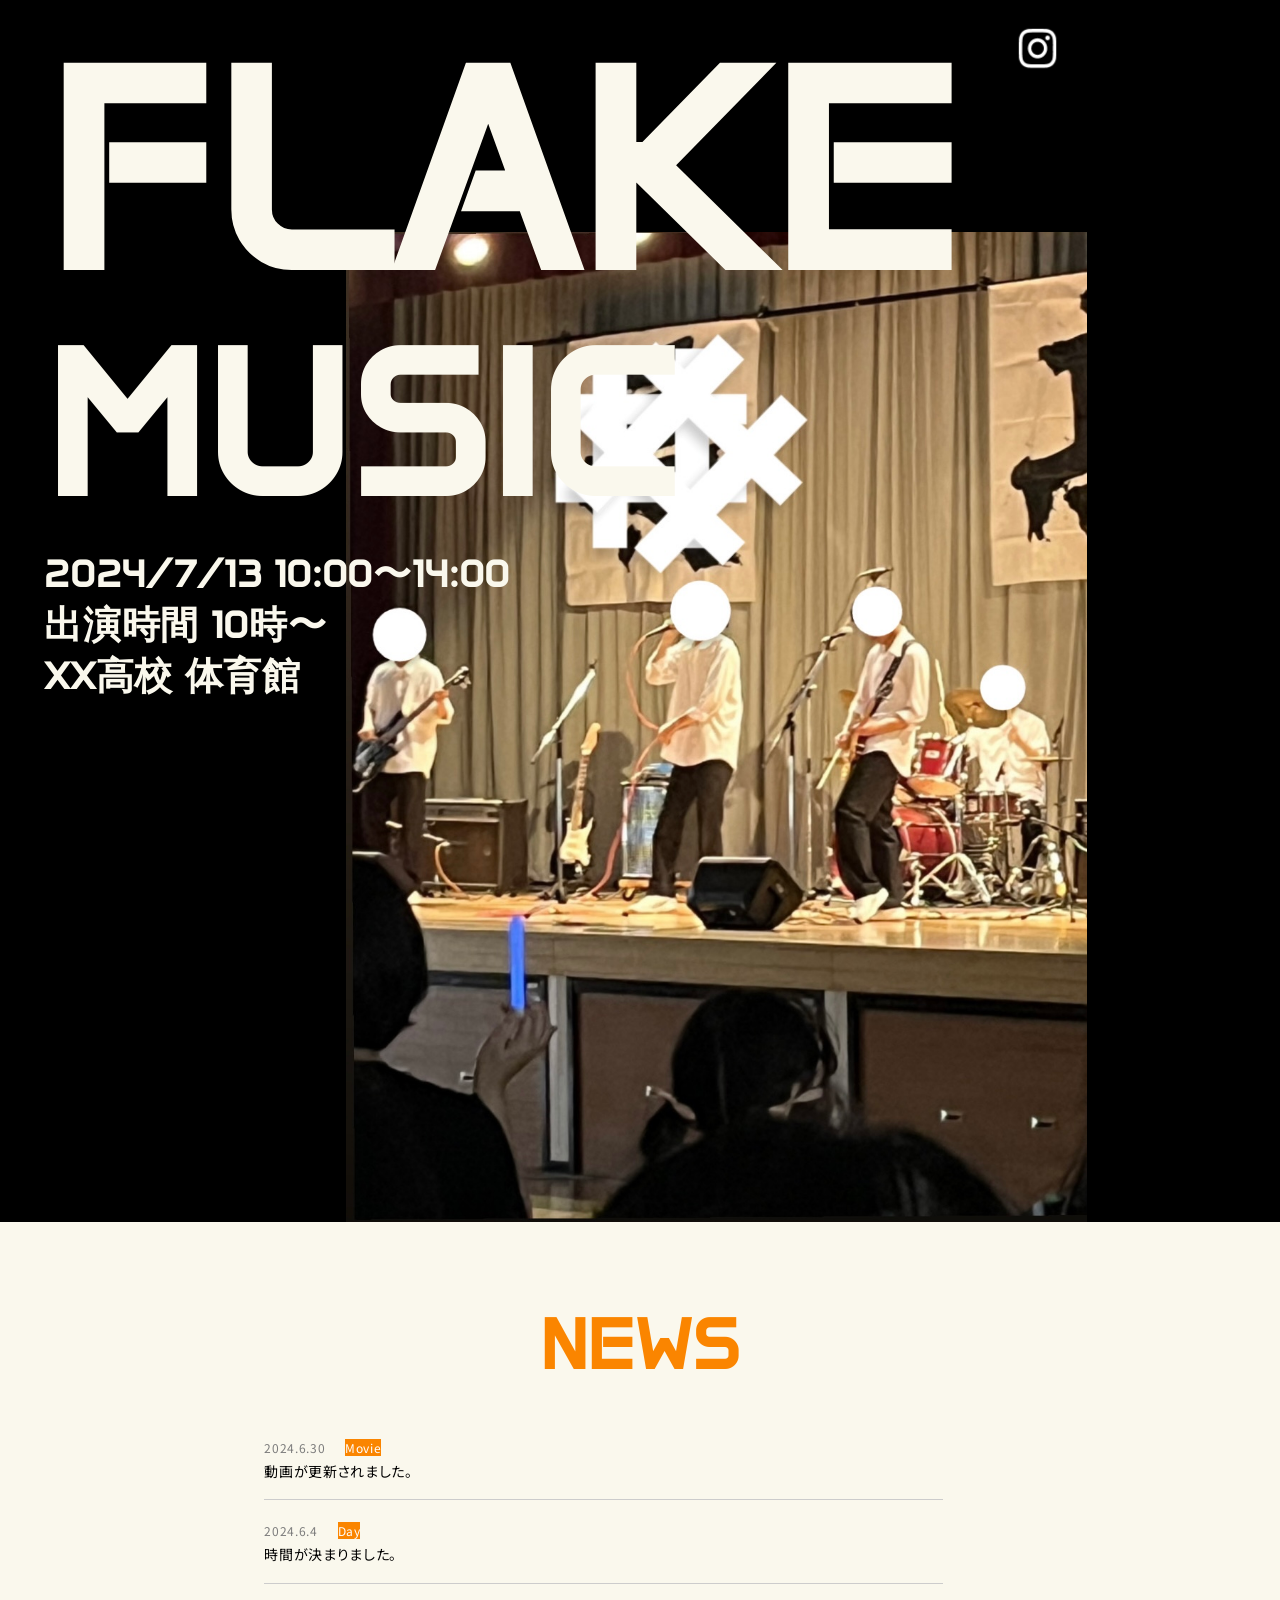
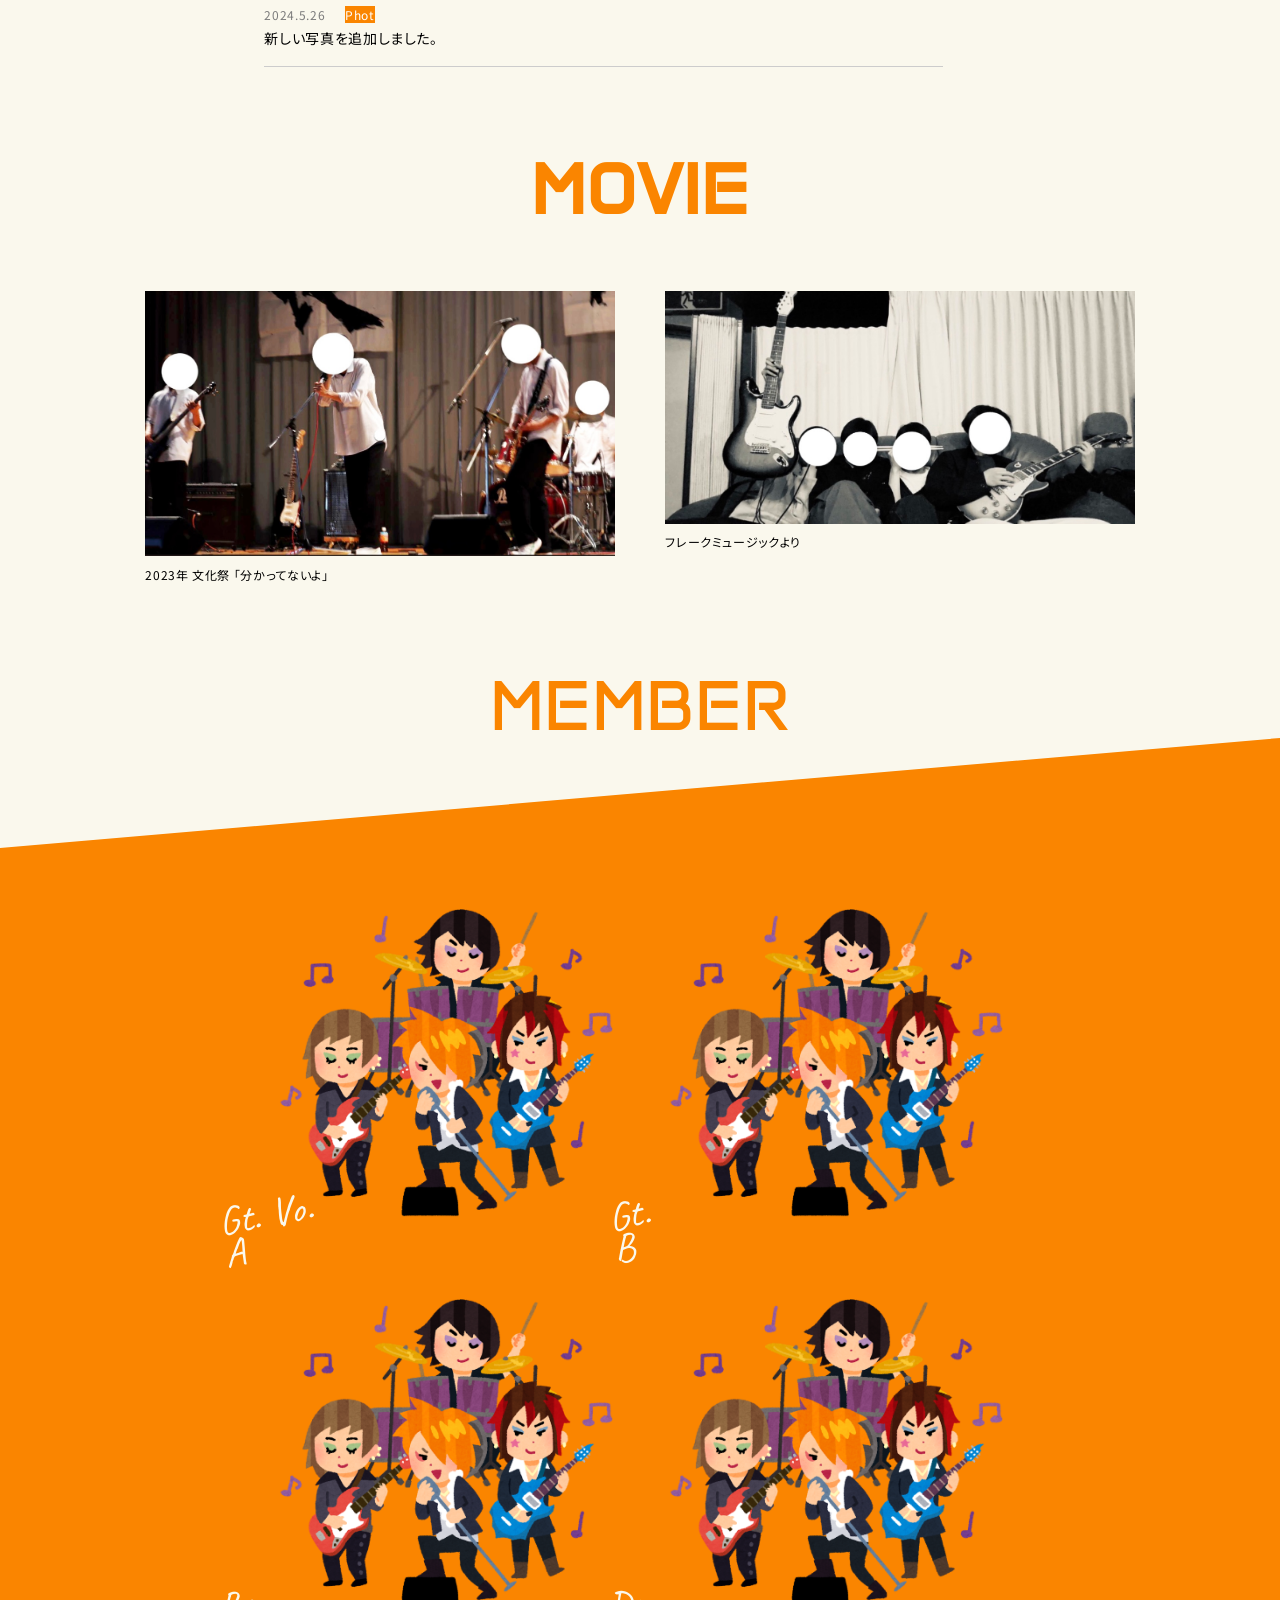
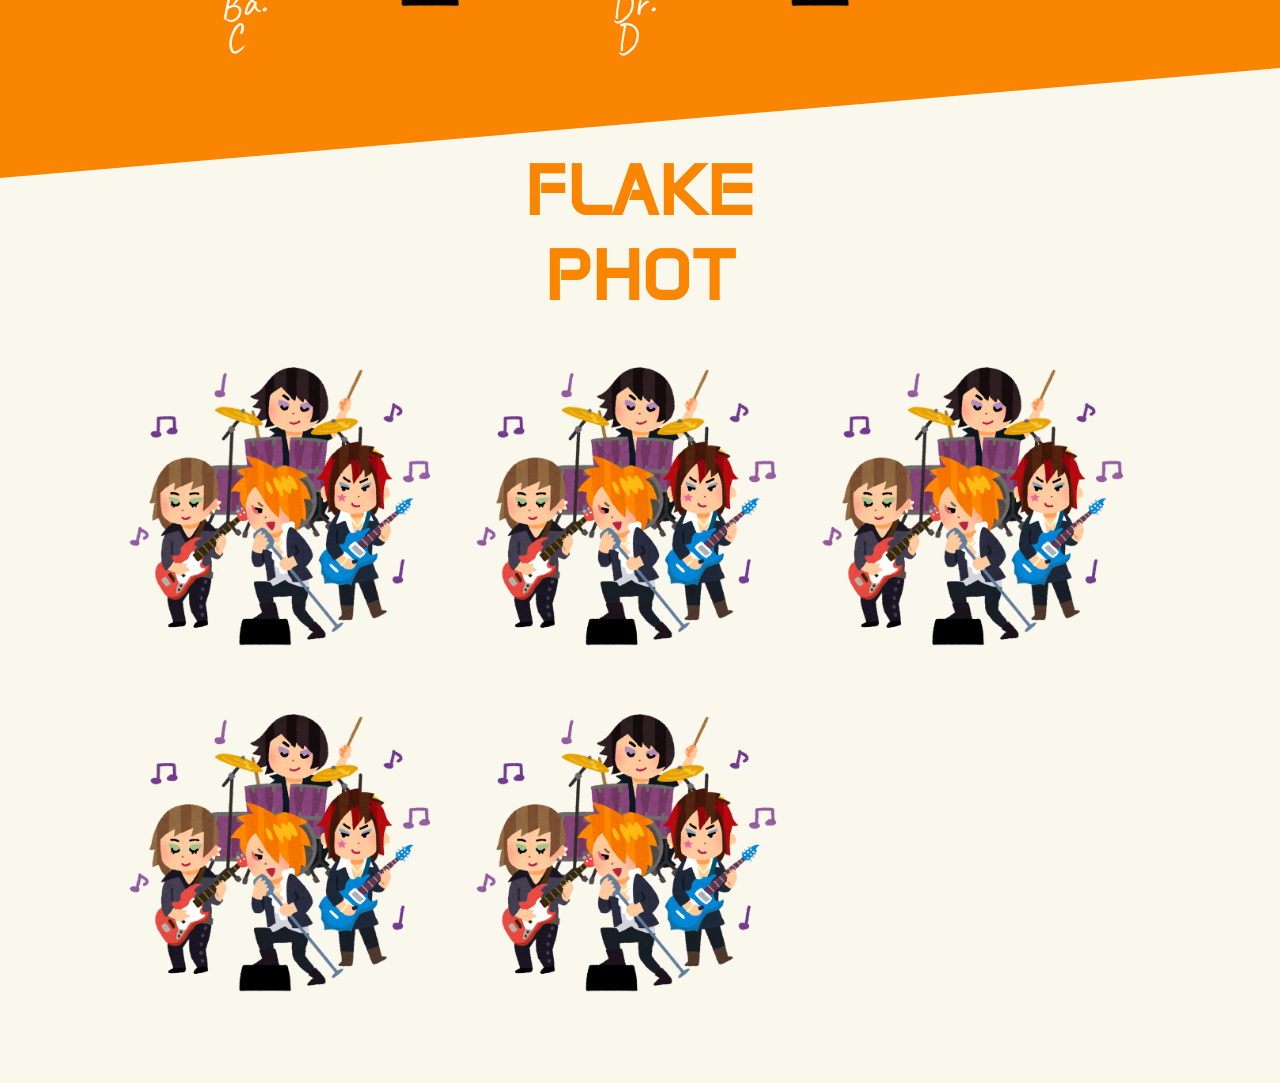
<file: index.html>
<!DOCTYPE html>
<html lang="ja">
<head>
    <meta charset="UTF-8">
    <meta http-equiv="X-UA-Compatible" content="IE=edge">
    <meta name="viewport" content="width=device-width, initial-scale=1.0">
    <title>FLAKE MUSIC</title>
    <link rel="preconnect" href="https://fonts.googleapis.com">
    <link rel="preconnect" href="https://fonts.gstatic.com">
    <link href="https://fonts.googleapis.com/css2?family=Anta&family=Caveat:wght@400..700&family=Noto+Sans+JP:wght@100..900&display=swap" rel="stylesheet">
    <link rel="stylesheet" href="./assets/css/style.css">
    <link rel="stylesheet" href="./assets/css/modal-video.min.css">
    <link rel="icon" type="image/svg+xml" href="./assets/images/favicon.svg">
</head>
<body>
    <div class="kv">
        <h1>
            <a href="" target="_blank">
                <img class="kv_insta"  src="./assets/images/sns_instagram_wt.png">
            </a>
            <picture>
                <source class="kv_sp" srcset="./assets/images/img_kv_sp.jpg" alt="FLAKE MUSIC" media="(max-width:769px)">
                <img class="kv_pc" src="./assets/images/28FDAE81-DA2B-4EC8-BF01-D144961EFC1F.jpg" alt="FLAKE MUSIC">
            </picture>
            <div class="kv_logo" id="TOP">
                <a href="" target="_blank">
                    <img class="kv_logo_insta"  src="./assets/images/sns_instagram_wt.png">
                </a>
                <p class="kv_logo_1">FLAKE</p>
                <p class="kv_logo_2">MUSIC</p>
                <p class="kv_logo_3">2024/7/13  10:00〜14:00<br>
                出演時間 10時〜<br>
                XX高校 体育館</p>
            </div>
        </h1>
    </div>

    <section class="section">
        <div class="container">
            <h2>
                <p id="NEWS" class="head_name">
                    NEWS
                </p>
            </h2>
            <div class="title">
                <div class="box-flex">
                    <p class="title_day">2024.6.30</p>
                    <p class="title_label">Movie</p>
                </div>
                <p class="title_text"><a class="js-smscroll" href="#MOVIE">動画が更新されました。</a></p>
            </div>
            <div class="title">
                <div class="box-flex">
                    <p class="title_day">2024.6.4</p>
                    <p class="title_label">Day</p>
                </div>
                <p class="title_text"><a class="js-smscroll" href="#TOP">時間が決まりました。</a></p>
            </div>
            <div class="title">
                <div class="box-flex">
                    <p class="title_day">2024.5.26</p>
                    <p class="title_label">Phot</p>
                </div>
                <p class="title_text"><a class="js-smscroll" href="#PHOT">新しい写真を追加しました。</a></p>
            </div>
            
        </div>
    </section>

    <section class="section">
        <div class="container">
            <h2>
                <p id="MOVIE" class="head_name">MOVIE</p>
            </h2>
        </div>
        <div class="movie">
            <ul class="movie_box">
                <li class="movie_box_list js-modal-btn" data-video-id="sk8M_e-2G_A">
                    <img src="./assets/images/28FDAE81-DA2B-4EC8-BF01-D144961EFC1F.jpg" alt="">
                    <p class="movie_box_text">2023年 文化祭 「分かってないよ」</p>
                </li>
                <li class="movie_box_list
                js-modal-btn"
                data-video-id="zUgjoX7uFrs">
                    <img src="./assets/images/CD24B707-D803-4732-ABFD-4A3934265C32.jpg" alt="">
                    <p class="movie_box_text">フレークミュージックより</p>
                </li>
            </ul>
        </div>
    </section>

    <section class="section">
        <div class="container">
            <span>
                <p id="MEMBER" class="head_name head_name--mb">MEMBER</p>
            </span>
            
            <div class="member">
                <ul class="member_box">
                    <li class="member_box_list">
                        <img class="member_img" src="./assets/images/bass.png" alt="">
                        <p class="member_img_name">Gt. Vo.<br>  A</p>
                    </li>
                    <li class="member_box_list">
                        <img class="member_img"  src="./assets/images/bass.png" alt="">
                        <p class="member_img_name">Gt.<br>  B</p>
                    </li>
                    <li class="member_box_list">
                        <img class="member_img"  src="./assets/images/bass.png" alt="">
                        <p class="member_img_name">Ba.<br>  C</p>
                    </li>
                    <li class="member_box_list">
                        <img class="member_img"  src="./assets/images/bass.png" alt="">
                        <p class="member_img_name">Dr.<br>  D</p>
                    </li>
                </ul>
            </div>
        </div>
    </section>

    <section class="section">
        <div class="container">
            <h2>
                <p id="PHOT" class="head_name">FLAKE<br>PHOT</p>
            </h2>
            <div class="phot">
                <ul class="phot_box">
                    <li class="phot_box_card">
                        <img src="./assets/images/bass.png" alt="">
                    </li>
                    <li class="phot_box_card">
                        <img src="./assets/images/bass.png" alt="">
                    </li>
                    <li class="phot_box_card">
                        <img src="./assets/images/bass.png" alt="">
                    </li>
                    <li class="phot_box_card">
                        <img src="./assets/images/bass.png" alt="">
                    </li>               
                    <li class="phot_box_card">
                        <img src="./assets/images/bass.png" alt="">
                    </li>
                </ul>
            </div>
        </div>
    </section>

    <!-- <section class="section"> -->
        <!-- <div class="container"> -->
            <div class="footer">
                <p class="footer_name">F L A K E  M U S I C</p>
                <a href="https://www.instagram.com/flake__music/?igsh=cmU2dWR6eW55bzNp&utm_source=qr" target="_blank">
                    <img class="footer_insta" src="./assets/images/sns_instagram_wt.png">
                </a>
                <div class="footer_label">
                    <p class="footer_label_list"><a class="js-smscroll" href="#TOP">TOP</a></p>
                    <p class="footer_label_list"><a class="js-smscroll" href="#NEWS">NEWS</a></p>
                    <p class="footer_label_list"><a class="js-smscroll" href="#MOVIE">MOVIE</a></p>
                    <p class="footer_label_list"><a class="js-smscroll" href="#MEMBER">MEMBER</a></p>
                    <p class="footer_label_list"><a class="js-smscroll" href="#PHOT">PHOT</a></p>
                </div>
                <p class="footer_copyright">Copyright 2024 © FLAKE MUSIC. All Rights Reserved.</p>
            </div>
        </div>
        
    </section>
    <script src="https://ajax.googleapis.com/ajax/libs/jquery/3.7.1/jquery.min.js"></script>
    <script src="./assets/js/jquery-modal-video.min.js"></script>
    <script src="./assets/js/main.js"></script>
</body>
</html>
</file>
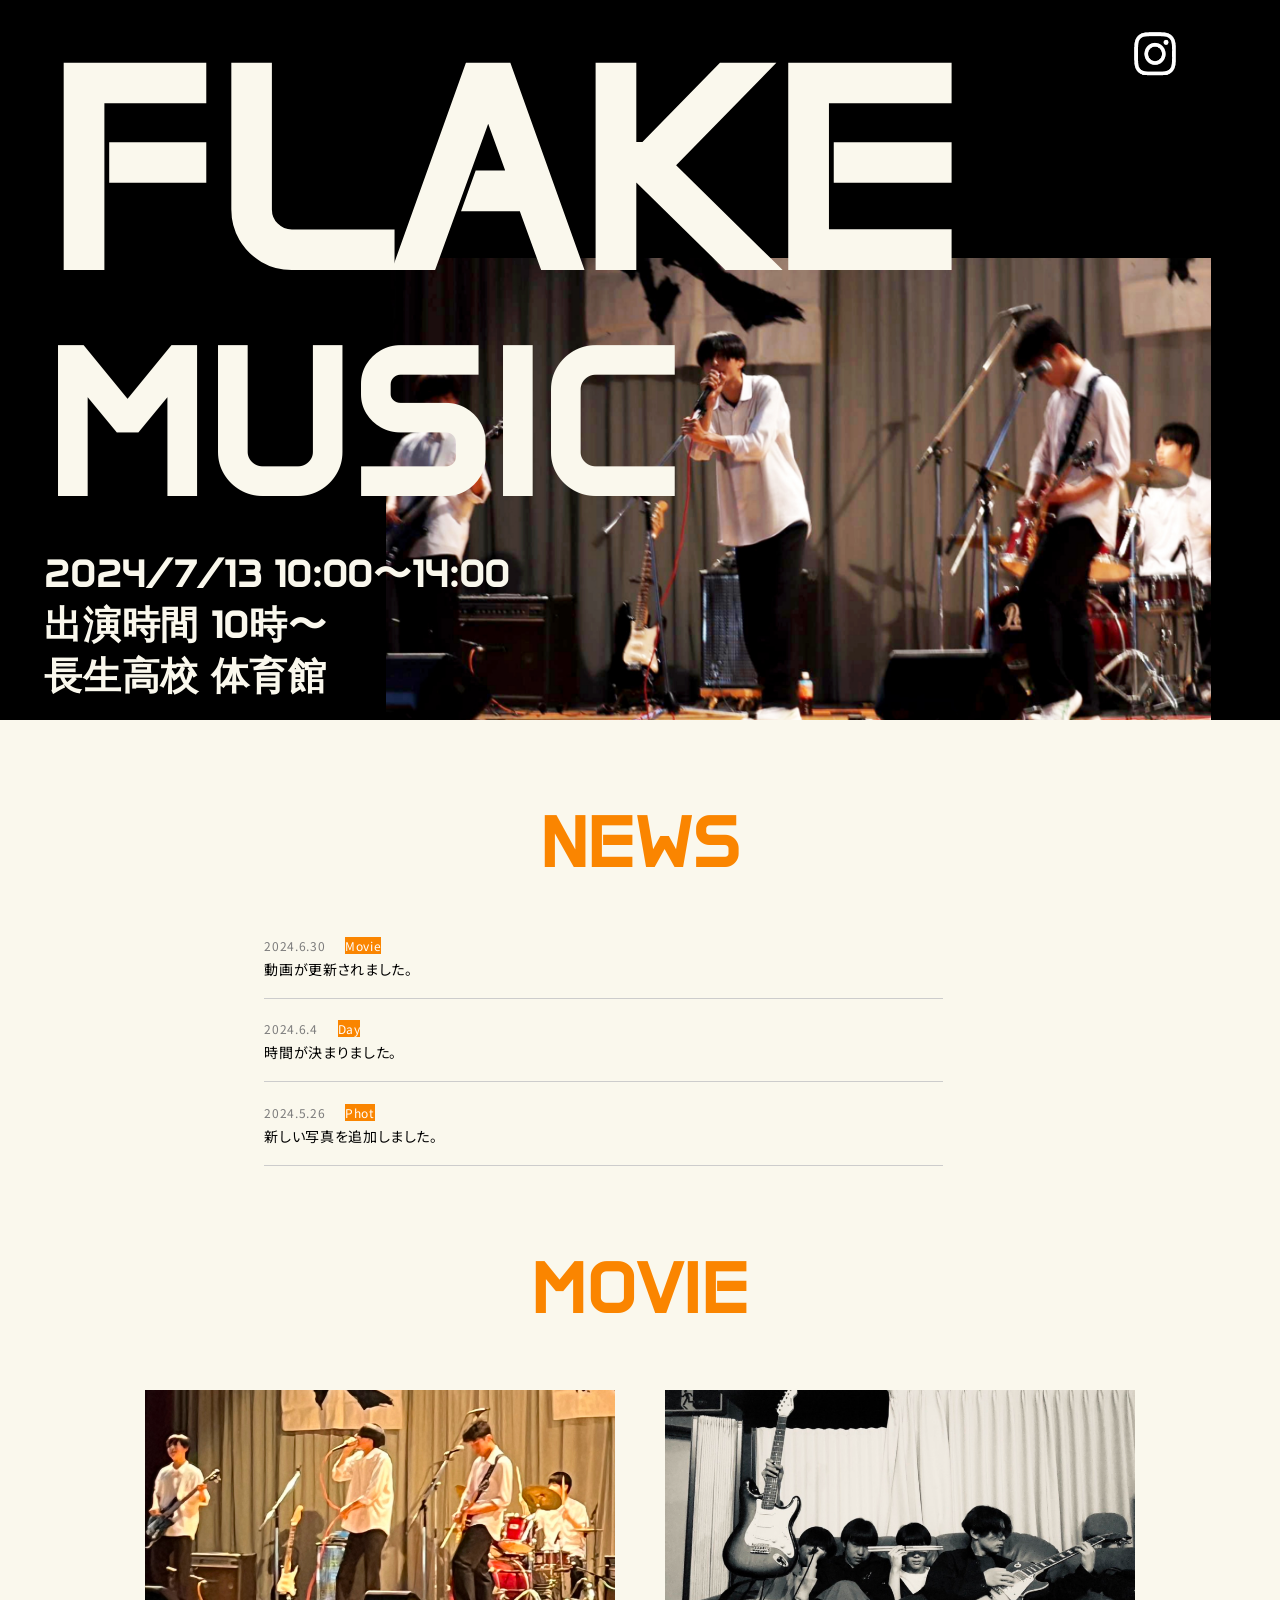
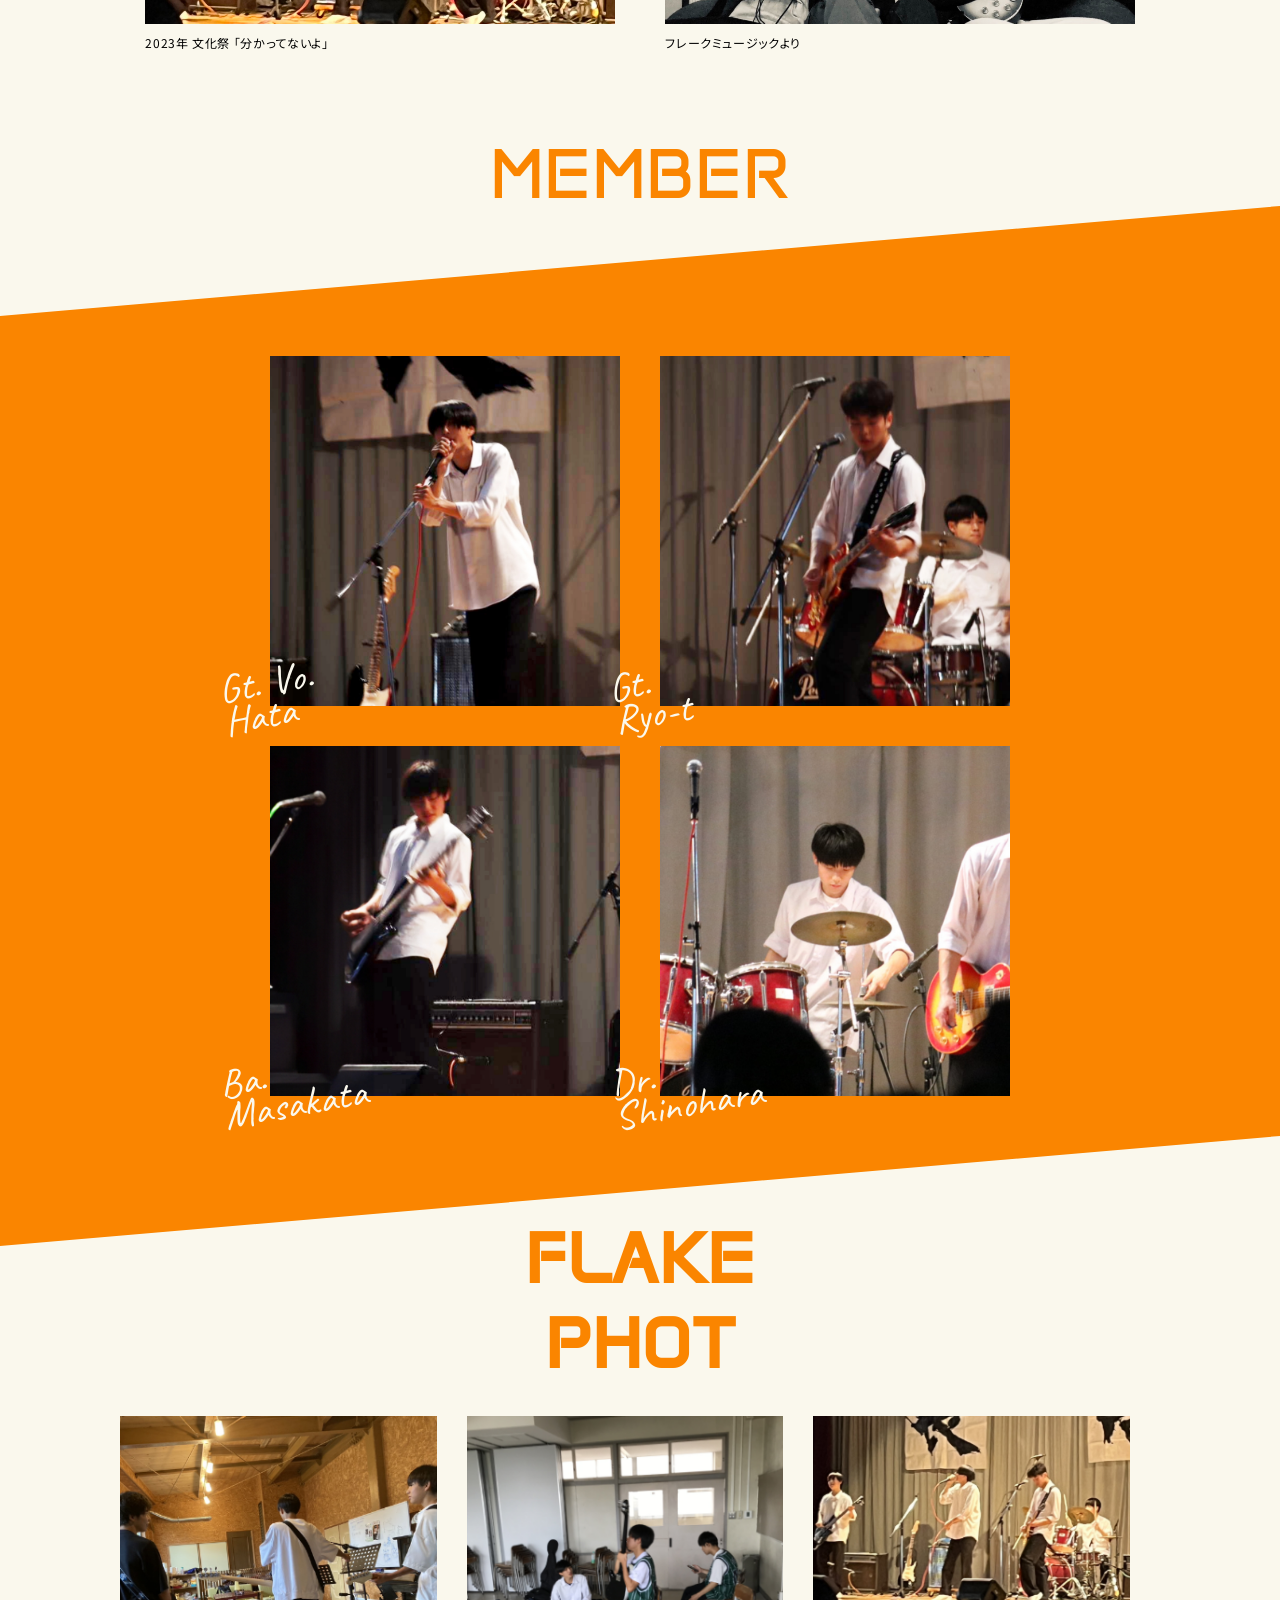
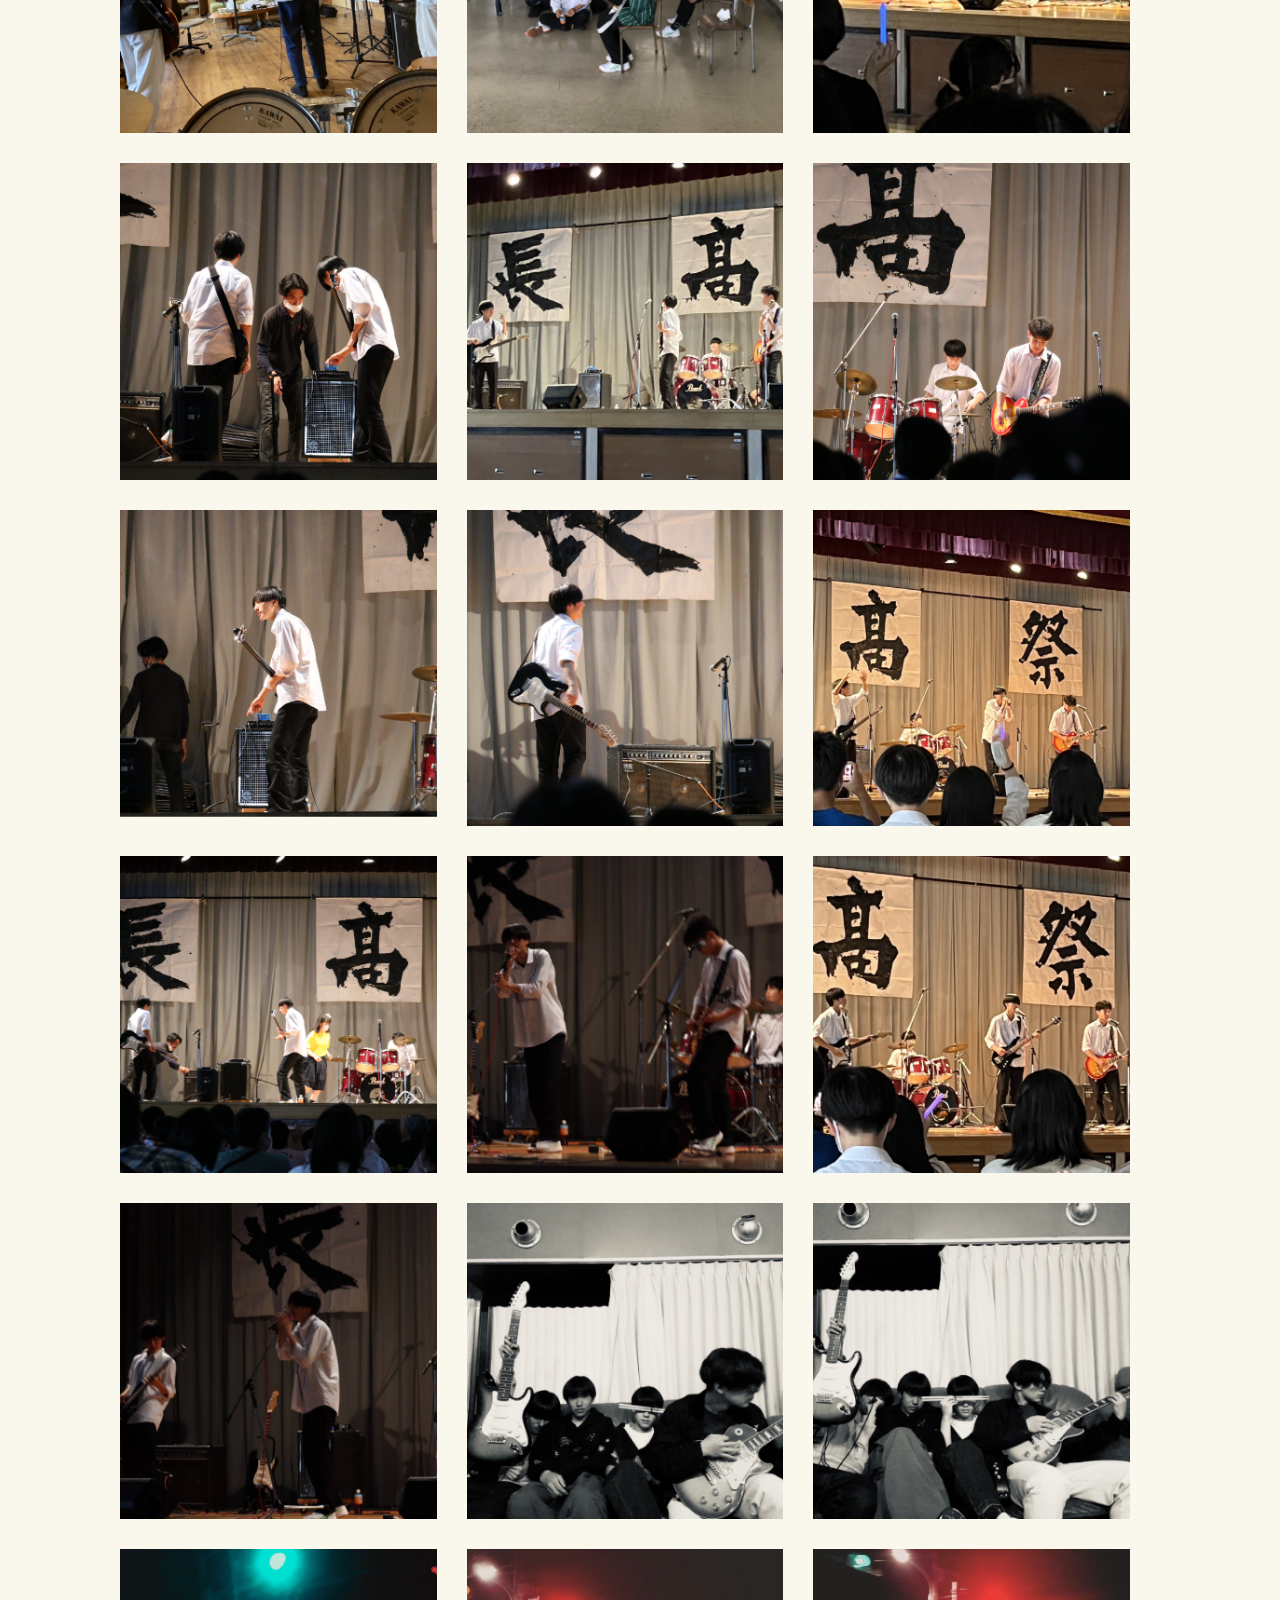
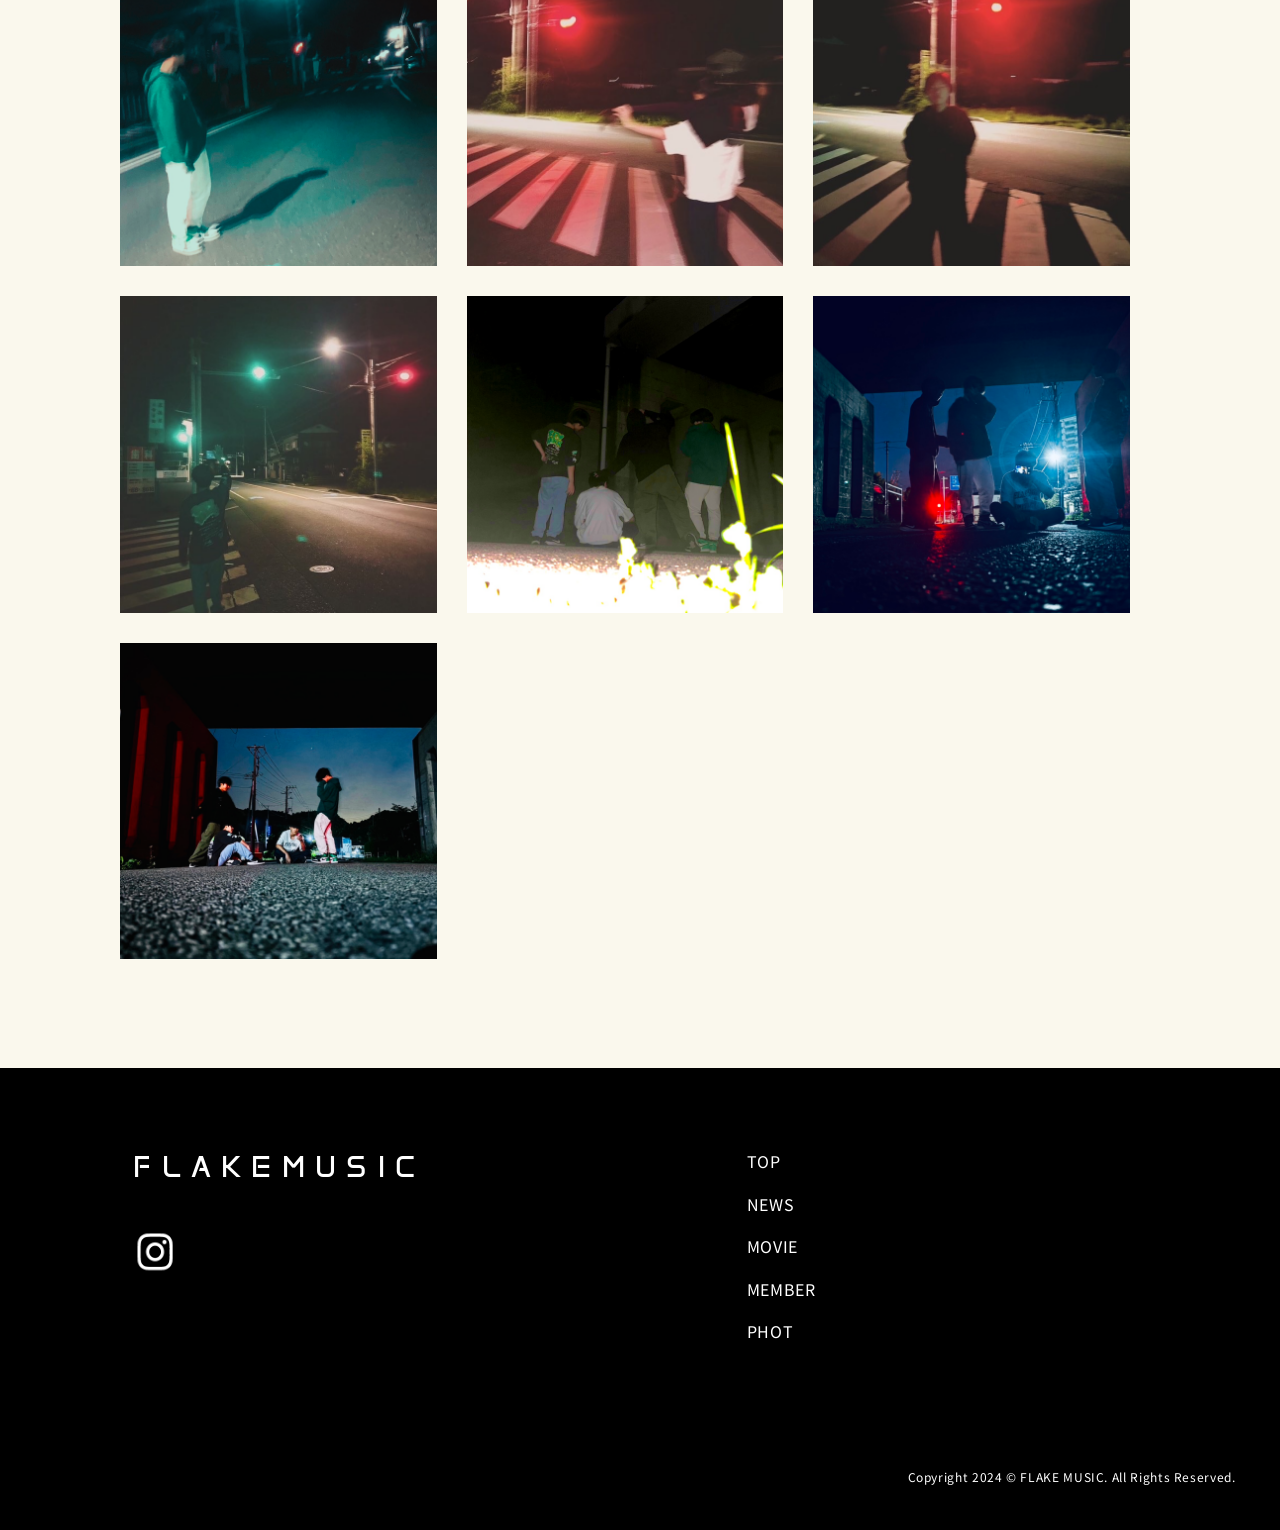
<file: school_fes/index.html>
<!DOCTYPE html>
<html lang="ja">
<head>
    <meta charset="UTF-8">
    <meta http-equiv="X-UA-Compatible" content="IE=edge">
    <meta name="viewport" content="width=device-width, initial-scale=1.0">
    <title>FLAKE MUSIC</title>
    <link rel="preconnect" href="https://fonts.googleapis.com">
    <link rel="preconnect" href="https://fonts.gstatic.com">
    <link href="https://fonts.googleapis.com/css2?family=Anta&family=Caveat:wght@400..700&family=Noto+Sans+JP:wght@100..900&display=swap" rel="stylesheet">
    <link rel="stylesheet" href="./assets/css/style.css">
    <link rel="stylesheet" href="./assets/css/modal-video.min.css">
    <link rel="icon" type="image/svg+xml" href="./assets/images/favicon.svg">
</head>
<body>
    <div class="kv">
        <h1>
            <a href="https://www.instagram.com/flake__music?igsh=cmU2dWR6eW55bzNp&utm_source=qr" target="_blank">
                    <img class="kv_insta"  src="./assets/images/sns_instagram_wt.png">
                </a>
            <picture>
                <source class="kv_sp" srcset="./assets/images/img_kv_sp.jpg" alt="FLAKE MUSIC" media="(max-width:769px)
                ">
                <img class="kv_pc" src="./assets/images/img_kv_pc.jpg" alt="FLAKE MUSIC">
            </picture>
            <div class="kv_logo" id="TOP">
                <a href="https://www.instagram.com/flake__music/?igsh=cmU2dWR6eW55bzNp&utm_source=qr" target="_blank">
                    <img class="kv_logo_insta"  src="./assets/images/sns_instagram_wt.png">
                </a>
                <p class="kv_logo_1">FLAKE</p>
                <p class="kv_logo_2">MUSIC</p>
                <p class="kv_logo_3">2024/7/13  10:00〜14:00<br>
                出演時間 10時〜<br>
                長生高校 体育館</p>
            </div>
        </h1>
    </div>

    <section class="section">
        <div class="container">
            <h2>
                <p id="NEWS" class="head_name">
                    NEWS
                </p>
            </h2>
            <div class="title">
                <div class="box-flex">
                    <p class="title_day">2024.6.30</p>
                    <p class="title_label">Movie</p>
                </div>
                <p class="title_text"><a class="js-smscroll" href="#MOVIE">動画が更新されました。</a></p>
            </div>
            <div class="title">
                <div class="box-flex">
                    <p class="title_day">2024.6.4</p>
                    <p class="title_label">Day</p>
                </div>
                <p class="title_text"><a class="js-smscroll" href="#TOP">時間が決まりました。</a></p>
            </div>
            <div class="title">
                <div class="box-flex">
                    <p class="title_day">2024.5.26</p>
                    <p class="title_label">Phot</p>
                </div>
                <p class="title_text"><a class="js-smscroll" href="#PHOT">新しい写真を追加しました。</a></p>
            </div>
            
        </div>
    </section>

    <section class="section">
        <div class="container">
            <h2>
                <p id="MOVIE" class="head_name">MOVIE</p>
            </h2>
        </div>
        <div class="movie">
            <ul class="movie_box">
                <li class="movie_box_list js-modal-btn" data-video-id="sk8M_e-2G_A">
                    <img src="./assets/images/1947E01D-9ADE-44A4-9FD0-32E2B6042552.png" alt="">
                    <p class="movie_box_text">2023年 文化祭 「分かってないよ」</p>
                </li>
                <li class="movie_box_list
                js-modal-btn"
                data-video-id="zUgjoX7uFrs">
                    <img src="./assets/images/C8CD3459-239B-4F64-9021-A11E1F5ED445.png" alt="">
                    <p class="movie_box_text">フレークミュージックより</p>
                </li>
            </ul>
        </div>
    </section>

    <section class="section">
        <div class="container">
            <span>
                <p id="MEMBER" class="head_name head_name--mb">MEMBER</p>
            </span>
            
            <div class="member">
                <ul class="member_box">
                    <li class="member_box_list">
                        <img class="member_img" src="./assets/images/gt_vo.png" alt="">
                        <p class="member_img_name">Gt. Vo.<br>  Hata</p>
                    </li>
                    <li class="member_box_list">
                        <img class="member_img"  src="./assets/images/gt.png" alt="">
                        <p class="member_img_name">Gt.<br>  Ryo-t</p>
                    </li>
                    <li class="member_box_list">
                        <img class="member_img"  src="./assets/images/bass.png" alt="">
                        <p class="member_img_name">Ba.<br>  Masakata</p>
                    </li>
                    <li class="member_box_list">
                        <img class="member_img"  src="./assets/images/dr.png" alt="">
                        <p class="member_img_name">Dr.<br>  Shinohara</p>
                    </li>
                </ul>
            </div>
        </div>
    </section>

    <section class="section">
        <div class="container">
            <h2>
                <p id="PHOT" class="head_name">FLAKE<br>PHOT</p>
            </h2>
            <div class="phot">
                <ul class="phot_box">
                    <li class="phot_box_card">
                        <img src="./assets/images/phot_1.png" alt="">
                    </li>
                    <li class="phot_box_card">
                        <img src="./assets/images/phot_2.png" alt="">
                    </li>
                    <li class="phot_box_card">
                        <img src="./assets/images/phot_3.png" alt="">
                    </li>
                    <li class="phot_box_card">
                        <img src="./assets/images/phot_4.png" alt="">
                    </li>
                    <li class="phot_box_card">
                        <img src="./assets/images/phot_5.png" alt="">
                    </li>
                    <li class="phot_box_card">
                        <img src="./assets/images/phot_6.png" alt="">
                    </li>
                    <li class="phot_box_card">
                        <img src="./assets/images/phot_7.png" alt="">
                    </li>
                    <li class="phot_box_card">
                        <img src="./assets/images/phot_8.png" alt="">
                    </li>
                    <li class="phot_box_card">
                        <img src="./assets/images/phot_9.png" alt="">
                    </li>
                    <li class="phot_box_card">
                        <img src="./assets/images/phot_10.png" alt="">
                    </li>
                    <li class="phot_box_card">
                        <img src="./assets/images/phot_11.png" alt="">
                    </li>
                    <li class="phot_box_card">
                        <img src="./assets/images/phot_12.png" alt="">
                    </li>
                    <li class="phot_box_card">
                        <img src="./assets/images/phot_13.png" alt="">
                    </li>
                    <li class="phot_box_card">
                        <img src="./assets/images/phot_14.png" alt="">
                    </li>
                    <li class="phot_box_card">
                        <img src="./assets/images/phot_15.png" alt="">
                    </li>
                    <li class="phot_box_card">
                        <img src="./assets/images/phot_16.png" alt="">
                    </li>
                    <li class="phot_box_card">
                        <img src="./assets/images/phot_17.png" alt="">
                    </li>
                    <li class="phot_box_card">
                        <img src="./assets/images/phot_18.png" alt="">
                    </li>
                    <li class="phot_box_card">
                        <img src="./assets/images/phot_19.png" alt="">
                    </li><li class="phot_box_card">
                        <img src="./assets/images/phot_20.png" alt="">
                    </li>
                    <li class="phot_box_card">
                        <img src="./assets/images/phot_21.png" alt="">
                    </li>
                    <li class="phot_box_card">
                        <img src="./assets/images/phot_22.png" alt="">
                    </li>
                </ul>
            </div>
        </div>
    </section>

    <!-- <section class="section"> -->
        <!-- <div class="container"> -->
            <div class="footer">
                <p class="footer_name">F L A K E  M U S I C</p>
                <a href="https://www.instagram.com/flake__music/?igsh=cmU2dWR6eW55bzNp&utm_source=qr" target="_blank">
                    <img class="footer_insta" src="./assets/images/sns_instagram_wt.png">
                </a>
                <div class="footer_label">
                    <p class="footer_label_list"><a class="js-smscroll" href="#TOP">TOP</a></p>
                    <p class="footer_label_list"><a class="js-smscroll" href="#NEWS">NEWS</a></p>
                    <p class="footer_label_list"><a class="js-smscroll" href="#MOVIE">MOVIE</a></p>
                    <p class="footer_label_list"><a class="js-smscroll" href="#MEMBER">MEMBER</a></p>
                    <p class="footer_label_list"><a class="js-smscroll" href="#PHOT">PHOT</a></p>
                </div>
                <p class="footer_copyright">Copyright 2024 © FLAKE MUSIC. All Rights Reserved.</p>
            </div>
        </div>
        
    </section>
    <script src="https://ajax.googleapis.com/ajax/libs/jquery/3.7.1/jquery.min.js"></script>
    <script src="./assets/js/jquery-modal-video.min.js"></script>
    <script src="./assets/js/main.js"></script>
</body>
</html>
</file>
<file: assets/css/style.css>
@charset "UTF-8";
/*
  # =================================================================
  # Global selectors
  # =================================================================
*/
html {
  box-sizing: border-box;
  overflow-y: scroll; /* All browsers without overlaying scrollbars */
  -webkit-text-size-adjust: 100%; /* iOS 8+ */
}

*,
::before,
::after {
  background-repeat: no-repeat; /* Set `background-repeat: no-repeat` to all elements and pseudo elements */
  box-sizing: inherit;
}

::before,
::after {
  text-decoration: inherit; /* Inherit text-decoration and vertical align to ::before and ::after pseudo elements */
  vertical-align: inherit;
}

* {
  padding: 0; /* Reset `padding` and `margin` of all elements */
  margin: 0;
}

/* # =================================================================
   # General elements
   # ================================================================= */
/* Add the correct display in iOS 4-7.*/
audio:not([controls]) {
  display: none;
  height: 0;
}

hr {
  overflow: visible; /* Show the overflow in Edge and IE */
}

em {
  font-style: normal;
}

/*
* Correct `block` display not defined for any HTML5 element in IE 8/9
* Correct `block` display not defined for `details` or `summary` in IE 10/11
* and Firefox
* Correct `block` display not defined for `main` in IE 11
*/
article,
aside,
details,
figcaption,
figure,
footer,
header,
main,
menu,
nav,
section,
summary {
  display: block;
}

summary {
  display: list-item; /* Add the correct display in all browsers */
}

small {
  font-size: 80%; /* Set font-size to 80% in `small` elements */
}

[hidden],
template {
  display: none; /* Add the correct display in IE */
}

abbr[title] {
  border-bottom: 1px dotted; /* Add a bordered underline effect in all browsers */
  text-decoration: none; /* Remove text decoration in Firefox 40+ */
}

a {
  background-color: transparent; /* Remove the gray background on active links in IE 10 */
  -webkit-text-decoration-skip: objects; /* Remove gaps in links underline in iOS 8+ and Safari 8+ */
  text-decoration: none;
}

a:active,
a:hover {
  outline-width: 0; /* Remove the outline when hovering in all browsers */
}

code,
kbd,
pre,
samp {
  font-family: monospace, monospace; /* Specify the font family of code elements */
}

b,
strong {
  font-weight: bolder; /* Correct style set to `bold` in Edge 12+, Safari 6.2+, and Chrome 18+ */
}

dfn {
  font-style: italic; /* Address styling not present in Safari and Chrome */
}

/* Address styling not present in IE 8/9 */
mark {
  background-color: #ff0;
  color: #000;
}

/* https://gist.github.com/unruthless/413930 */
sub,
sup {
  font-size: 75%;
  line-height: 0;
  position: relative;
  vertical-align: baseline;
}

sub {
  bottom: 0;
}

sup {
  top: -0.5em;
}

/* # =================================================================
   # Forms
   # ================================================================= */
input {
  border-radius: 0;
}

/* Apply cursor pointer to button elements */
button,
[type=button],
[type=reset],
[type=submit],
[role=button] {
  cursor: pointer;
}

/* Replace pointer cursor in disabled elements */
[disabled] {
  cursor: default;
}

[type=number] {
  width: auto; /* Firefox 36+ */
}

[type=search] {
  -webkit-appearance: textfield; /* Safari 8+ */
}

[type=search]::-webkit-search-cancel-button,
[type=search]::-webkit-search-decoration {
  -webkit-appearance: none; /* Safari 8 */
}

textarea {
  overflow: auto; /* Internet Explorer 11+ */
  resize: vertical; /* Specify textarea resizability */
}

button,
input,
optgroup,
select,
textarea {
  font: inherit; /* Specify font inheritance of form elements */
}

optgroup {
  font-weight: bold; /* Restore the font weight unset by the previous rule. */
}

button {
  overflow: visible; /* Address `overflow` set to `hidden` in IE 8/9/10/11 */
}

/* Remove inner padding and border in Firefox 4+ */
button::-moz-focus-inner,
[type=button]::-moz-focus-inner,
[type=reset]::-moz-focus-inner,
[type=submit]::-moz-focus-inner {
  border-style: 0;
  padding: 0;
}

/* Replace focus style removed in the border reset above */
button:-moz-focusring,
[type=button]::-moz-focus-inner,
[type=reset]::-moz-focus-inner,
[type=submit]::-moz-focus-inner {
  outline: 1px dotted ButtonText;
}

button,
html [type=button],
[type=reset],
[type=submit] {
  -moz-appearance: none;
       appearance: none;
  -webkit-appearance: none; /* Correct the inability to style clickable types in iOS */
}

button,
select {
  text-transform: none; /* Firefox 40+, Internet Explorer 11- */
}

/* Remove the default button styling in all browsers */
button,
input,
select,
textarea {
  background-color: transparent;
  border-style: none;
  color: inherit;
}

/* Style select like a standard input */
select {
  appearance: none;
  -moz-appearance: none; /* Firefox 36+ */
  -webkit-appearance: none; /* Chrome 41+ */
}

select::-ms-expand {
  display: none; /* Internet Explorer 11+ */
}

select::-ms-value {
  color: currentColor; /* Internet Explorer 11+ */
}

legend {
  border: 0; /* Correct `color` not being inherited in IE 8/9/10/11 */
  color: inherit; /* Correct the color inheritance from `fieldset` elements in IE */
  display: table; /* Correct the text wrapping in Edge and IE */
  max-width: 100%; /* Correct the text wrapping in Edge and IE */
  white-space: normal; /* Correct the text wrapping in Edge and IE */
}

::-webkit-file-upload-button {
  -webkit-appearance: button; /* Correct the inability to style clickable types in iOS and Safari */
  font: inherit; /* Change font properties to `inherit` in Chrome and Safari */
}

[type=search] {
  -webkit-appearance: textfield; /* Correct the odd appearance in Chrome and Safari */
  outline-offset: -2px; /* Correct the outline style in Safari */
}

/* # =================================================================
   # Specify media element style
   # ================================================================= */
img {
  border-style: none; /* Remove border when inside `a` element in IE 8/9/10 */
  max-width: 100%;
  vertical-align: top;
}

img[src$=".svg"] {
  width: 100%;
  height: auto;
}

/* Add the correct vertical alignment in Chrome, Firefox, and Opera */
progress {
  vertical-align: baseline;
}

svg:not(:root) {
  overflow: hidden; /* Internet Explorer 11- */
}

audio,
canvas,
progress,
video {
  display: inline-block; /* Internet Explorer 11+, Windows Phone 8.1+ */
}

/* # =================================================================
   # Accessibility
   # ================================================================= */
/* Hide content from screens but not screenreaders */
@media screen {
  [hidden~=screen] {
    display: inherit;
  }
  [hidden~=screen]:not(:active):not(:focus):not(:target) {
    position: absolute !important;
    clip: rect(0 0 0 0) !important;
  }
}
/* Specify the progress cursor of updating elements */
[aria-busy=true] {
  cursor: progress;
}

/* Specify the pointer cursor of trigger elements */
[aria-controls] {
  cursor: pointer;
}

/* Specify the unstyled cursor of disabled, not-editable, or otherwise inoperable elements */
[aria-disabled] {
  cursor: default;
}

/* # =================================================================
   # Selection
   # ================================================================= */
/* Specify text selection background color and omit drop shadow */
::-moz-selection {
  background-color: #b3d4fc; /* Required when declaring ::selection */
  color: #000;
  text-shadow: none;
}

::selection {
  background-color: #b3d4fc; /* Required when declaring ::selection */
  color: #000;
  text-shadow: none;
}

/* ==========================================================================
 Base
========================================================================== */
html {
  overflow-y: scroll;
  font-size: 0.625em;
  box-sizing: border-box;
}

body {
  background-color: #FAF8ED;
  color: #FA8500;
  font-family: "Noto Sans JP", "Hiragino Sans", "Hiragino Kaku Gothic ProN", -apple-system, BlinkMacSystemFont, "游ゴシック Medium", meiryo, sans-serif;
  font-size: 1.6rem;
  font-weight: 400;
  font-feature-settings: "palt";
  -webkit-font-feature-settings: "palt";
  -moz-font-feature-settings: "palt";
  letter-spacing: 0.04em;
}

ul {
  list-style: none;
}

sup {
  font-size: 0.6em;
}

img,
video {
  max-width: 100%;
}

em {
  font-style: normal;
}

* {
  -webkit-tap-highlight-color: transparent;
}
*:focus {
  outline: none;
}

a {
  color: inherit;
  text-underline-offset: 3px;
  cursor: pointer;
}
a:link, a:visited {
  color: inherit;
}
a:hover {
  opacity: 1;
}
a:active {
  opacity: 0.8;
}
a:focus {
  outline: 0;
}
a.textLink {
  display: inline;
}

a, button {
  outline: none;
}

@media screen and (max-width: 767px) {
  .is-hideSp {
    display: none;
  }
}

@media screen and (min-width: 768px) {
  .is-hidePc {
    display: none;
  }
}

.ib {
  display: inline-block;
}

@media screen and (max-width: 767px) {
  sup {
    font-size: 0.6em;
  }
}
body {
  background-color: #FAF8ED;
}

.kv {
  display: flex;
  position: relative;
  background-color: #000;
}
@media screen and (max-width: 769px) {
  .kv {
    padding-top: 0;
  }
}
.kv_insta {
  width: 100%;
  height: auto;
  padding-top: 2.0833333333%;
  padding-left: 88.1944444444%;
  padding-right: 7.6388888889%;
}
@media screen and (max-width: 769px) {
  .kv_insta {
    display: none;
  }
}
.kv_sp {
  padding-top: 0;
}
.kv_pc {
  width: 100%;
  height: auto;
  padding-left: 30.1388888889%;
  padding-right: 5.4166666667%;
  padding-top: 13.8888888889%;
}
@media screen and (max-width: 769px) {
  .kv_pc {
    padding: 0 0 38.4615384615% 0;
  }
}

.kv_logo {
  position: absolute;
  top: 0px;
  padding-left: 3.4722222222%;
  text-align: left;
  font-family: "Anta", sans-serif;
  color: #FAF8ED;
}
@media screen and (max-width: 769px) {
  .kv_logo {
    padding-left: 5.1282051282%;
    padding-top: 0;
  }
}
@media screen and (min-width: 769px) {
  .kv_logo_insta {
    display: none;
  }
}
@media screen and (max-width: 769px) {
  .kv_logo_insta {
    padding-top: 5.1282051282%;
    padding-left: 79.4871794872%;
    padding-right: 5.1282051282%;
  }
}
.kv_logo_1 {
  font-size: 22vw;
}
@media screen and (max-width: 769px) {
  .kv_logo_1 {
    font-size: 27vw;
  }
}
.kv_logo_2 {
  font-size: 16vw;
  margin-top: -4.8611111111%;
}
@media screen and (max-width: 769px) {
  .kv_logo_2 {
    font-size: 22vw;
  }
}
.kv_logo_3 {
  font-size: 3vw;
  padding-top: 0;
}
@media screen and (max-width: 769px) {
  .kv_logo_3 {
    font-size: 5vw;
    padding-top: 71.7948717949%;
  }
}

.section {
  max-width: 1240px;
  margin-left: auto;
  margin-right: auto;
  padding-top: 80px;
  padding-left: 100px;
  padding-right: 100px;
}
@media screen and (max-width: 769px) {
  .section {
    padding-left: 20px;
    padding-right: 20px;
  }
}

.head_name {
  margin-bottom: 30px;
  text-align: center;
  font-family: "Anta", sans-serif;
  font-size: 70px;
}
@media screen and (max-width: 769px) {
  .head_name {
    font-size: 60px;
  }
}
.head_name--mb {
  margin-bottom: 100px;
}

.box-flex {
  display: flex;
}

.title {
  padding-top: 2.0833333333%;
  padding-left: 13.8888888889%;
  padding-right: 20.8333333333%;
  text-align: left;
}
@media screen and (max-width: 769px) {
  .title {
    padding-left: 0;
    padding-right: 0;
  }
}
.title_day {
  color: #7C7C7C;
  font-size: 12px;
  margin-right: 20px;
  margin-bottom: 5px;
}
@media screen and (max-width: 769px) {
  .title_day {
    font-size: 3vw;
  }
}
.title_label {
  color: #fff;
  font-size: 12px;
  background-color: #FA8500;
  text-align: center;
  margin-bottom: 5px;
}
@media screen and (max-width: 769px) {
  .title_label {
    font-size: 12px;
  }
}
.title_text {
  color: #000;
  font-size: 14px;
  padding-bottom: 2.7777777778%;
  border-bottom: 1px solid #CCCCCC;
}
@media screen and (max-width: 769px) {
  .title_text {
    font-size: 16px;
  }
}

.movie_box {
  padding-top: 2.7777777778%;
  display: flex;
}
.movie_box_list {
  padding-left: 2.4305555556%;
  padding-right: 2.4305555556%;
}
.movie_box_list img {
  cursor: pointer;
}
.movie_box_text {
  padding-top: 2.0833333333%;
  text-align: left;
  color: #000;
  font-size: 12px;
  cursor: pointer;
}

.member {
  margin: 0 calc((100vw - 100%) / -2);
  background: #FA8500;
  position: relative;
}
.member::before, .member::after {
  display: block;
  content: "";
  position: absolute;
  z-index: -1;
}
.member::before {
  border-left: 100vw solid transparent;
  border-bottom: 110px solid #FA8500;
  bottom: 100%;
  left: 0;
}
.member::after {
  border-right: 100vw solid transparent;
  border-top: 110px solid #FA8500;
}

.member_box {
  width: 100%;
  max-width: 1240px;
  margin-top: 30px;
  padding-top: 40px;
  padding-left: 60px;
  padding-right: 60px;
  padding-bottom: 40px;
  display: flex;
  flex-wrap: wrap;
  justify-content: center;
  gap: 40px;
  margin-left: auto;
  margin-right: auto;
}
@media screen and (max-width: 769px) {
  .member_box {
    padding-left: 0;
    padding-right: 0;
    gap: 15px;
  }
}
.member_box_list {
  flex: 0 0 calc(50% - 40px);
  position: relative;
  max-width: 350px;
}
@media screen and (max-width: 769px) {
  .member_box_list {
    flex: 0 0 calc(50% - 25px);
  }
}

.member_img {
  width: 100%;
  height: auto;
}
.member_img_name {
  font-family: "Caveat", sans-serif;
  color: #FAF8ED;
  font-size: 40px;
  line-height: 80%;
  text-align: left;
  transform: rotate(-10deg);
  position: absolute;
  left: -49px;
  bottom: -24px;
  z-index: 1;
}
@media screen and (max-width: 769px) {
  .member_img_name {
    left: 0;
    bottom: 0;
    font-size: 30px;
  }
}

.phot_box {
  width: 100%;
  height: auto;
  display: flex;
  flex-wrap: wrap;
  justify-content: flex-start;
  margin-bottom: 10.4166666667%;
  gap: 30px;
  align-items: stretch;
}
@media screen and (max-width: 769px) {
  .phot_box {
    gap: 15px;
  }
}
.phot_box_card {
  flex: 0 0 calc(33.333% - 30px);
}
@media screen and (max-width: 769px) {
  .phot_box_card {
    flex: 0 0 calc(50% - 7.5px);
  }
}
.phot_box_card img {
  width: 100%;
  -o-object-fit: cover;
     object-fit: cover;
  aspect-ratio: 1/1;
}

.footer {
  background-color: #000;
  margin: calc((100vw - 100%) / -2);
}
@media screen and (max-width: 769px) {
  .footer {
    display: grid;
    grid-template-columns: auto;
    grid-template-rows: auto;
    gap: 0px 0px;
    grid-auto-flow: row;
    grid-template-areas: "name name" "menu insta" "copyright copyright";
  }
}
.footer_name {
  padding-left: 10.4166666667%;
  padding-top: 6.25%;
  padding-bottom: 2.0833333333%;
  color: #fff;
  font-size: 30px;
  font-family: "Anta", sans-serif;
}
@media screen and (max-width: 769px) {
  .footer_name {
    font-size: 30px;
    padding-left: 5.1282051282%;
    padding-top: 5.1282051282%;
    padding-bottom: 2.5641025641%;
    grid-area: name;
  }
}
.footer_insta {
  width: 100%;
  height: auto;
  padding-top: 1.3888888889%;
  padding-left: 10.4166666667%;
  padding-right: 86.1111111111%;
}
@media screen and (max-width: 769px) {
  .footer_insta {
    width: 30px;
    height: auto;
    grid-area: insta;
    text-align: right;
    padding: 0;
  }
}
.footer_label {
  font-size: 16px;
  color: #fff;
  padding-left: 58.3333333333%;
  margin-top: -9.7222222222%;
  padding-bottom: 8.3333333333%;
}
@media screen and (max-width: 769px) {
  .footer_label {
    font-size: 18px;
    padding-top: 7.6923076923%;
    padding-left: 7.6923076923%;
    grid-area: menu;
  }
}
.footer_label_list {
  padding-bottom: 3.4722222222%;
}
.footer_copyright {
  padding-right: 3.4722222222%;
  padding-bottom: 3.4722222222%;
  font-size: 12px;
  text-align: right;
  color: #fff;
}
@media screen and (max-width: 769px) {
  .footer_copyright {
    font-size: 10px;
    text-align: center;
    grid-area: copyright;
  }
}/*# sourceMappingURL=style.css.map */
</file>
<file: school_fes/assets/css/style.css>
@charset "UTF-8";
/*
  # =================================================================
  # Global selectors
  # =================================================================
*/
html {
  box-sizing: border-box;
  overflow-y: scroll; /* All browsers without overlaying scrollbars */
  -webkit-text-size-adjust: 100%; /* iOS 8+ */
}

*,
::before,
::after {
  background-repeat: no-repeat; /* Set `background-repeat: no-repeat` to all elements and pseudo elements */
  box-sizing: inherit;
}

::before,
::after {
  text-decoration: inherit; /* Inherit text-decoration and vertical align to ::before and ::after pseudo elements */
  vertical-align: inherit;
}

* {
  padding: 0; /* Reset `padding` and `margin` of all elements */
  margin: 0;
}

/* # =================================================================
   # General elements
   # ================================================================= */
/* Add the correct display in iOS 4-7.*/
audio:not([controls]) {
  display: none;
  height: 0;
}

hr {
  overflow: visible; /* Show the overflow in Edge and IE */
}

em {
  font-style: normal;
}

/*
* Correct `block` display not defined for any HTML5 element in IE 8/9
* Correct `block` display not defined for `details` or `summary` in IE 10/11
* and Firefox
* Correct `block` display not defined for `main` in IE 11
*/
article,
aside,
details,
figcaption,
figure,
footer,
header,
main,
menu,
nav,
section,
summary {
  display: block;
}

summary {
  display: list-item; /* Add the correct display in all browsers */
}

small {
  font-size: 80%; /* Set font-size to 80% in `small` elements */
}

[hidden],
template {
  display: none; /* Add the correct display in IE */
}

abbr[title] {
  border-bottom: 1px dotted; /* Add a bordered underline effect in all browsers */
  text-decoration: none; /* Remove text decoration in Firefox 40+ */
}

a {
  background-color: transparent; /* Remove the gray background on active links in IE 10 */
  -webkit-text-decoration-skip: objects; /* Remove gaps in links underline in iOS 8+ and Safari 8+ */
  text-decoration: none;
}

a:active,
a:hover {
  outline-width: 0; /* Remove the outline when hovering in all browsers */
}

code,
kbd,
pre,
samp {
  font-family: monospace, monospace; /* Specify the font family of code elements */
}

b,
strong {
  font-weight: bolder; /* Correct style set to `bold` in Edge 12+, Safari 6.2+, and Chrome 18+ */
}

dfn {
  font-style: italic; /* Address styling not present in Safari and Chrome */
}

/* Address styling not present in IE 8/9 */
mark {
  background-color: #ff0;
  color: #000;
}

/* https://gist.github.com/unruthless/413930 */
sub,
sup {
  font-size: 75%;
  line-height: 0;
  position: relative;
  vertical-align: baseline;
}

sub {
  bottom: 0;
}

sup {
  top: -0.5em;
}

/* # =================================================================
   # Forms
   # ================================================================= */
input {
  border-radius: 0;
}

/* Apply cursor pointer to button elements */
button,
[type=button],
[type=reset],
[type=submit],
[role=button] {
  cursor: pointer;
}

/* Replace pointer cursor in disabled elements */
[disabled] {
  cursor: default;
}

[type=number] {
  width: auto; /* Firefox 36+ */
}

[type=search] {
  -webkit-appearance: textfield; /* Safari 8+ */
}

[type=search]::-webkit-search-cancel-button,
[type=search]::-webkit-search-decoration {
  -webkit-appearance: none; /* Safari 8 */
}

textarea {
  overflow: auto; /* Internet Explorer 11+ */
  resize: vertical; /* Specify textarea resizability */
}

button,
input,
optgroup,
select,
textarea {
  font: inherit; /* Specify font inheritance of form elements */
}

optgroup {
  font-weight: bold; /* Restore the font weight unset by the previous rule. */
}

button {
  overflow: visible; /* Address `overflow` set to `hidden` in IE 8/9/10/11 */
}

/* Remove inner padding and border in Firefox 4+ */
button::-moz-focus-inner,
[type=button]::-moz-focus-inner,
[type=reset]::-moz-focus-inner,
[type=submit]::-moz-focus-inner {
  border-style: 0;
  padding: 0;
}

/* Replace focus style removed in the border reset above */
button:-moz-focusring,
[type=button]::-moz-focus-inner,
[type=reset]::-moz-focus-inner,
[type=submit]::-moz-focus-inner {
  outline: 1px dotted ButtonText;
}

button,
html [type=button],
[type=reset],
[type=submit] {
  -moz-appearance: none;
       appearance: none;
  -webkit-appearance: none; /* Correct the inability to style clickable types in iOS */
}

button,
select {
  text-transform: none; /* Firefox 40+, Internet Explorer 11- */
}

/* Remove the default button styling in all browsers */
button,
input,
select,
textarea {
  background-color: transparent;
  border-style: none;
  color: inherit;
}

/* Style select like a standard input */
select {
  appearance: none;
  -moz-appearance: none; /* Firefox 36+ */
  -webkit-appearance: none; /* Chrome 41+ */
}

select::-ms-expand {
  display: none; /* Internet Explorer 11+ */
}

select::-ms-value {
  color: currentColor; /* Internet Explorer 11+ */
}

legend {
  border: 0; /* Correct `color` not being inherited in IE 8/9/10/11 */
  color: inherit; /* Correct the color inheritance from `fieldset` elements in IE */
  display: table; /* Correct the text wrapping in Edge and IE */
  max-width: 100%; /* Correct the text wrapping in Edge and IE */
  white-space: normal; /* Correct the text wrapping in Edge and IE */
}

::-webkit-file-upload-button {
  -webkit-appearance: button; /* Correct the inability to style clickable types in iOS and Safari */
  font: inherit; /* Change font properties to `inherit` in Chrome and Safari */
}

[type=search] {
  -webkit-appearance: textfield; /* Correct the odd appearance in Chrome and Safari */
  outline-offset: -2px; /* Correct the outline style in Safari */
}

/* # =================================================================
   # Specify media element style
   # ================================================================= */
img {
  border-style: none; /* Remove border when inside `a` element in IE 8/9/10 */
  max-width: 100%;
  vertical-align: top;
}

img[src$=".svg"] {
  width: 100%;
  height: auto;
}

/* Add the correct vertical alignment in Chrome, Firefox, and Opera */
progress {
  vertical-align: baseline;
}

svg:not(:root) {
  overflow: hidden; /* Internet Explorer 11- */
}

audio,
canvas,
progress,
video {
  display: inline-block; /* Internet Explorer 11+, Windows Phone 8.1+ */
}

/* # =================================================================
   # Accessibility
   # ================================================================= */
/* Hide content from screens but not screenreaders */
@media screen {
  [hidden~=screen] {
    display: inherit;
  }
  [hidden~=screen]:not(:active):not(:focus):not(:target) {
    position: absolute !important;
    clip: rect(0 0 0 0) !important;
  }
}
/* Specify the progress cursor of updating elements */
[aria-busy=true] {
  cursor: progress;
}

/* Specify the pointer cursor of trigger elements */
[aria-controls] {
  cursor: pointer;
}

/* Specify the unstyled cursor of disabled, not-editable, or otherwise inoperable elements */
[aria-disabled] {
  cursor: default;
}

/* # =================================================================
   # Selection
   # ================================================================= */
/* Specify text selection background color and omit drop shadow */
::-moz-selection {
  background-color: #b3d4fc; /* Required when declaring ::selection */
  color: #000;
  text-shadow: none;
}

::selection {
  background-color: #b3d4fc; /* Required when declaring ::selection */
  color: #000;
  text-shadow: none;
}

/* ==========================================================================
 Base
========================================================================== */
html {
  overflow-y: scroll;
  font-size: 0.625em;
  box-sizing: border-box;
}

body {
  background-color: #FAF8ED;
  color: #FA8500;
  font-family: "Noto Sans JP", "Hiragino Sans", "Hiragino Kaku Gothic ProN", -apple-system, BlinkMacSystemFont, "游ゴシック Medium", meiryo, sans-serif;
  font-size: 1.6rem;
  font-weight: 400;
  font-feature-settings: "palt";
  -webkit-font-feature-settings: "palt";
  -moz-font-feature-settings: "palt";
  letter-spacing: 0.04em;
}

ul {
  list-style: none;
}

sup {
  font-size: 0.6em;
}

img,
video {
  max-width: 100%;
}

em {
  font-style: normal;
}

* {
  -webkit-tap-highlight-color: transparent;
}
*:focus {
  outline: none;
}

a {
  color: inherit;
  text-underline-offset: 3px;
  cursor: pointer;
}
a:link, a:visited {
  color: inherit;
}
a:hover {
  opacity: 1;
}
a:active {
  opacity: 0.8;
}
a:focus {
  outline: 0;
}
a.textLink {
  display: inline;
}

a, button {
  outline: none;
}

@media screen and (max-width: 767px) {
  .is-hideSp {
    display: none;
  }
}

@media screen and (min-width: 768px) {
  .is-hidePc {
    display: none;
  }
}

.ib {
  display: inline-block;
}

@media screen and (max-width: 767px) {
  sup {
    font-size: 0.6em;
  }
}
body {
  background-color: #FAF8ED;
}

.kv {
  display: flex;
  position: relative;
  background-color: #000;
}
@media screen and (max-width: 769px) {
  .kv {
    padding-top: 0;
  }
}
.kv_insta {
  width: 100%;
  height: auto;
  padding-top: 2.0833333333%;
  padding-left: 88.1944444444%;
  padding-right: 7.6388888889%;
}
@media screen and (max-width: 769px) {
  .kv_insta {
    display: none;
  }
}
.kv_sp {
  padding-top: 0;
}
.kv_pc {
  width: 100%;
  height: auto;
  padding-left: 30.1388888889%;
  padding-right: 5.4166666667%;
  padding-top: 13.8888888889%;
}
@media screen and (max-width: 769px) {
  .kv_pc {
    padding: 0 0 38.4615384615% 0;
  }
}

.kv_logo {
  position: absolute;
  top: 0px;
  padding-left: 3.4722222222%;
  text-align: left;
  font-family: "Anta", sans-serif;
  color: #FAF8ED;
}
@media screen and (max-width: 769px) {
  .kv_logo {
    padding-left: 5.1282051282%;
    padding-top: 0;
  }
}
@media screen and (min-width: 769px) {
  .kv_logo_insta {
    display: none;
  }
}
@media screen and (max-width: 769px) {
  .kv_logo_insta {
    padding-top: 5.1282051282%;
    padding-left: 79.4871794872%;
    padding-right: 5.1282051282%;
  }
}
.kv_logo_1 {
  font-size: 22vw;
}
@media screen and (max-width: 769px) {
  .kv_logo_1 {
    font-size: 27vw;
  }
}
.kv_logo_2 {
  font-size: 16vw;
  margin-top: -4.8611111111%;
}
@media screen and (max-width: 769px) {
  .kv_logo_2 {
    font-size: 22vw;
  }
}
.kv_logo_3 {
  font-size: 3vw;
  padding-top: 0;
}
@media screen and (max-width: 769px) {
  .kv_logo_3 {
    font-size: 5vw;
    padding-top: 71.7948717949%;
  }
}

.section {
  max-width: 1240px;
  margin-left: auto;
  margin-right: auto;
  padding-top: 80px;
  padding-left: 100px;
  padding-right: 100px;
}
@media screen and (max-width: 769px) {
  .section {
    padding-left: 20px;
    padding-right: 20px;
  }
}

.head_name {
  margin-bottom: 30px;
  text-align: center;
  font-family: "Anta", sans-serif;
  font-size: 70px;
}
@media screen and (max-width: 769px) {
  .head_name {
    font-size: 60px;
  }
}
.head_name--mb {
  margin-bottom: 100px;
}

.box-flex {
  display: flex;
}

.title {
  padding-top: 2.0833333333%;
  padding-left: 13.8888888889%;
  padding-right: 20.8333333333%;
  text-align: left;
}
@media screen and (max-width: 769px) {
  .title {
    padding-left: 0;
    padding-right: 0;
  }
}
.title_day {
  color: #7C7C7C;
  font-size: 12px;
  margin-right: 20px;
  margin-bottom: 5px;
}
@media screen and (max-width: 769px) {
  .title_day {
    font-size: 3vw;
  }
}
.title_label {
  color: #fff;
  font-size: 12px;
  background-color: #FA8500;
  text-align: center;
  margin-bottom: 5px;
}
@media screen and (max-width: 769px) {
  .title_label {
    font-size: 12px;
  }
}
.title_text {
  color: #000;
  font-size: 14px;
  padding-bottom: 2.7777777778%;
  border-bottom: 1px solid #CCCCCC;
}
@media screen and (max-width: 769px) {
  .title_text {
    font-size: 16px;
  }
}

.movie_box {
  padding-top: 2.7777777778%;
  display: flex;
}
.movie_box_list {
  padding-left: 2.4305555556%;
  padding-right: 2.4305555556%;
}
.movie_box_list img {
  cursor: pointer;
}
.movie_box_text {
  padding-top: 2.0833333333%;
  text-align: left;
  color: #000;
  font-size: 12px;
  cursor: pointer;
}

.member {
  margin: 0 calc((100vw - 100%) / -2);
  background: #FA8500;
  position: relative;
}
.member::before, .member::after {
  display: block;
  content: "";
  position: absolute;
  z-index: -1;
}
.member::before {
  border-left: 100vw solid transparent;
  border-bottom: 110px solid #FA8500;
  bottom: 100%;
  left: 0;
}
.member::after {
  border-right: 100vw solid transparent;
  border-top: 110px solid #FA8500;
}

.member_box {
  width: 100%;
  max-width: 1240px;
  margin-top: 30px;
  padding-top: 40px;
  padding-left: 60px;
  padding-right: 60px;
  padding-bottom: 40px;
  display: flex;
  flex-wrap: wrap;
  justify-content: center;
  gap: 40px;
  margin-left: auto;
  margin-right: auto;
}
@media screen and (max-width: 769px) {
  .member_box {
    padding-left: 0;
    padding-right: 0;
    gap: 15px;
  }
}
.member_box_list {
  flex: 0 0 calc(50% - 40px);
  position: relative;
  max-width: 350px;
}
@media screen and (max-width: 769px) {
  .member_box_list {
    flex: 0 0 calc(50% - 25px);
  }
}

.member_img {
  width: 100%;
  height: auto;
}
.member_img_name {
  font-family: "Caveat", sans-serif;
  color: #FAF8ED;
  font-size: 40px;
  line-height: 80%;
  text-align: left;
  transform: rotate(-10deg);
  position: absolute;
  left: -49px;
  bottom: -24px;
  z-index: 1;
}
@media screen and (max-width: 769px) {
  .member_img_name {
    left: 0;
    bottom: 0;
    font-size: 30px;
  }
}

.phot_box {
  width: 100%;
  height: auto;
  display: flex;
  flex-wrap: wrap;
  justify-content: flex-start;
  margin-bottom: 10.4166666667%;
  gap: 30px;
  align-items: stretch;
}
@media screen and (max-width: 769px) {
  .phot_box {
    gap: 15px;
  }
}
.phot_box_card {
  flex: 0 0 calc(33.333% - 30px);
}
@media screen and (max-width: 769px) {
  .phot_box_card {
    flex: 0 0 calc(50% - 7.5px);
  }
}
.phot_box_card img {
  width: 100%;
  -o-object-fit: cover;
     object-fit: cover;
  aspect-ratio: 1/1;
}

.footer {
  background-color: #000;
  margin: calc((100vw - 100%) / -2);
}
@media screen and (max-width: 769px) {
  .footer {
    display: grid;
    grid-template-columns: auto;
    grid-template-rows: auto;
    gap: 0px 0px;
    grid-auto-flow: row;
    grid-template-areas: "name name" "menu insta" "copyright copyright";
  }
}
.footer_name {
  padding-left: 10.4166666667%;
  padding-top: 6.25%;
  padding-bottom: 2.0833333333%;
  color: #fff;
  font-size: 30px;
  font-family: "Anta", sans-serif;
}
@media screen and (max-width: 769px) {
  .footer_name {
    font-size: 30px;
    padding-left: 5.1282051282%;
    padding-top: 5.1282051282%;
    padding-bottom: 2.5641025641%;
    grid-area: name;
  }
}
.footer_insta {
  width: 100%;
  height: auto;
  padding-top: 1.3888888889%;
  padding-left: 10.4166666667%;
  padding-right: 86.1111111111%;
}
@media screen and (max-width: 769px) {
  .footer_insta {
    width: 30px;
    height: auto;
    grid-area: insta;
    text-align: right;
    padding: 0;
  }
}
.footer_label {
  font-size: 16px;
  color: #fff;
  padding-left: 58.3333333333%;
  margin-top: -9.7222222222%;
  padding-bottom: 8.3333333333%;
}
@media screen and (max-width: 769px) {
  .footer_label {
    font-size: 18px;
    padding-top: 7.6923076923%;
    padding-left: 7.6923076923%;
    grid-area: menu;
  }
}
.footer_label_list {
  padding-bottom: 3.4722222222%;
}
.footer_copyright {
  padding-right: 3.4722222222%;
  padding-bottom: 3.4722222222%;
  font-size: 12px;
  text-align: right;
  color: #fff;
}
@media screen and (max-width: 769px) {
  .footer_copyright {
    font-size: 10px;
    text-align: center;
    grid-area: copyright;
  }
}/*# sourceMappingURL=style.css.map */
</file>
<file: assets/css/modal-video.min.css>
@keyframes modal-video{from{opacity:0}to{opacity:1}}@keyframes modal-video-inner{from{transform:translate(0, 100px)}to{transform:translate(0, 0)}}.modal-video{position:fixed;top:0;left:0;width:100%;height:100%;background-color:rgba(0,0,0,0.5);z-index:1000000;cursor:pointer;opacity:1;animation-timing-function:ease-out;animation-duration:.3s;animation-name:modal-video;-webkit-transition:opacity .3s ease-out;-moz-transition:opacity .3s ease-out;-ms-transition:opacity .3s ease-out;-o-transition:opacity .3s ease-out;transition:opacity .3s ease-out}.modal-video-close{opacity:0}.modal-video-close .modal-video-movie-wrap{-webkit-transform:translate(0, 100px);-moz-transform:translate(0, 100px);-ms-transform:translate(0, 100px);-o-transform:translate(0, 100px);transform:translate(0, 100px)}.modal-video-body{max-width:960px;width:100%;height:100%;margin:0 auto;padding:0 10px;display:flex;justify-content:center;box-sizing:border-box}.modal-video-inner{display:flex;justify-content:center;align-items:center;width:100%;height:100%}@media (orientation: landscape){.modal-video-inner{padding:10px 60px;box-sizing:border-box}}.modal-video-movie-wrap{width:100%;height:0;position:relative;padding-bottom:56.25%;background-color:#333;animation-timing-function:ease-out;animation-duration:.3s;animation-name:modal-video-inner;-webkit-transform:translate(0, 0);-moz-transform:translate(0, 0);-ms-transform:translate(0, 0);-o-transform:translate(0, 0);transform:translate(0, 0);-webkit-transition:-webkit-transform .3s ease-out;-moz-transition:-moz-transform .3s ease-out;-ms-transition:-ms-transform .3s ease-out;-o-transition:-o-transform .3s ease-out;transition:transform .3s ease-out}.modal-video-movie-wrap iframe{position:absolute;top:0;left:0;width:100%;height:100%}.modal-video-close-btn{position:absolute;z-index:2;top:-45px;right:0;display:inline-block;width:35px;height:35px;overflow:hidden;border:none;background:transparent}@media (orientation: landscape){.modal-video-close-btn{top:0;right:-45px}}.modal-video-close-btn:before{transform:rotate(45deg)}.modal-video-close-btn:after{transform:rotate(-45deg)}.modal-video-close-btn:before,.modal-video-close-btn:after{content:'';position:absolute;height:2px;width:100%;top:50%;left:0;margin-top:-1px;background:#fff;border-radius:5px;margin-top:-6px}
</file>
<file: school_fes/assets/css/modal-video.min.css>
@keyframes modal-video{from{opacity:0}to{opacity:1}}@keyframes modal-video-inner{from{transform:translate(0, 100px)}to{transform:translate(0, 0)}}.modal-video{position:fixed;top:0;left:0;width:100%;height:100%;background-color:rgba(0,0,0,0.5);z-index:1000000;cursor:pointer;opacity:1;animation-timing-function:ease-out;animation-duration:.3s;animation-name:modal-video;-webkit-transition:opacity .3s ease-out;-moz-transition:opacity .3s ease-out;-ms-transition:opacity .3s ease-out;-o-transition:opacity .3s ease-out;transition:opacity .3s ease-out}.modal-video-close{opacity:0}.modal-video-close .modal-video-movie-wrap{-webkit-transform:translate(0, 100px);-moz-transform:translate(0, 100px);-ms-transform:translate(0, 100px);-o-transform:translate(0, 100px);transform:translate(0, 100px)}.modal-video-body{max-width:960px;width:100%;height:100%;margin:0 auto;padding:0 10px;display:flex;justify-content:center;box-sizing:border-box}.modal-video-inner{display:flex;justify-content:center;align-items:center;width:100%;height:100%}@media (orientation: landscape){.modal-video-inner{padding:10px 60px;box-sizing:border-box}}.modal-video-movie-wrap{width:100%;height:0;position:relative;padding-bottom:56.25%;background-color:#333;animation-timing-function:ease-out;animation-duration:.3s;animation-name:modal-video-inner;-webkit-transform:translate(0, 0);-moz-transform:translate(0, 0);-ms-transform:translate(0, 0);-o-transform:translate(0, 0);transform:translate(0, 0);-webkit-transition:-webkit-transform .3s ease-out;-moz-transition:-moz-transform .3s ease-out;-ms-transition:-ms-transform .3s ease-out;-o-transition:-o-transform .3s ease-out;transition:transform .3s ease-out}.modal-video-movie-wrap iframe{position:absolute;top:0;left:0;width:100%;height:100%}.modal-video-close-btn{position:absolute;z-index:2;top:-45px;right:0;display:inline-block;width:35px;height:35px;overflow:hidden;border:none;background:transparent}@media (orientation: landscape){.modal-video-close-btn{top:0;right:-45px}}.modal-video-close-btn:before{transform:rotate(45deg)}.modal-video-close-btn:after{transform:rotate(-45deg)}.modal-video-close-btn:before,.modal-video-close-btn:after{content:'';position:absolute;height:2px;width:100%;top:50%;left:0;margin-top:-1px;background:#fff;border-radius:5px;margin-top:-6px}
</file>
